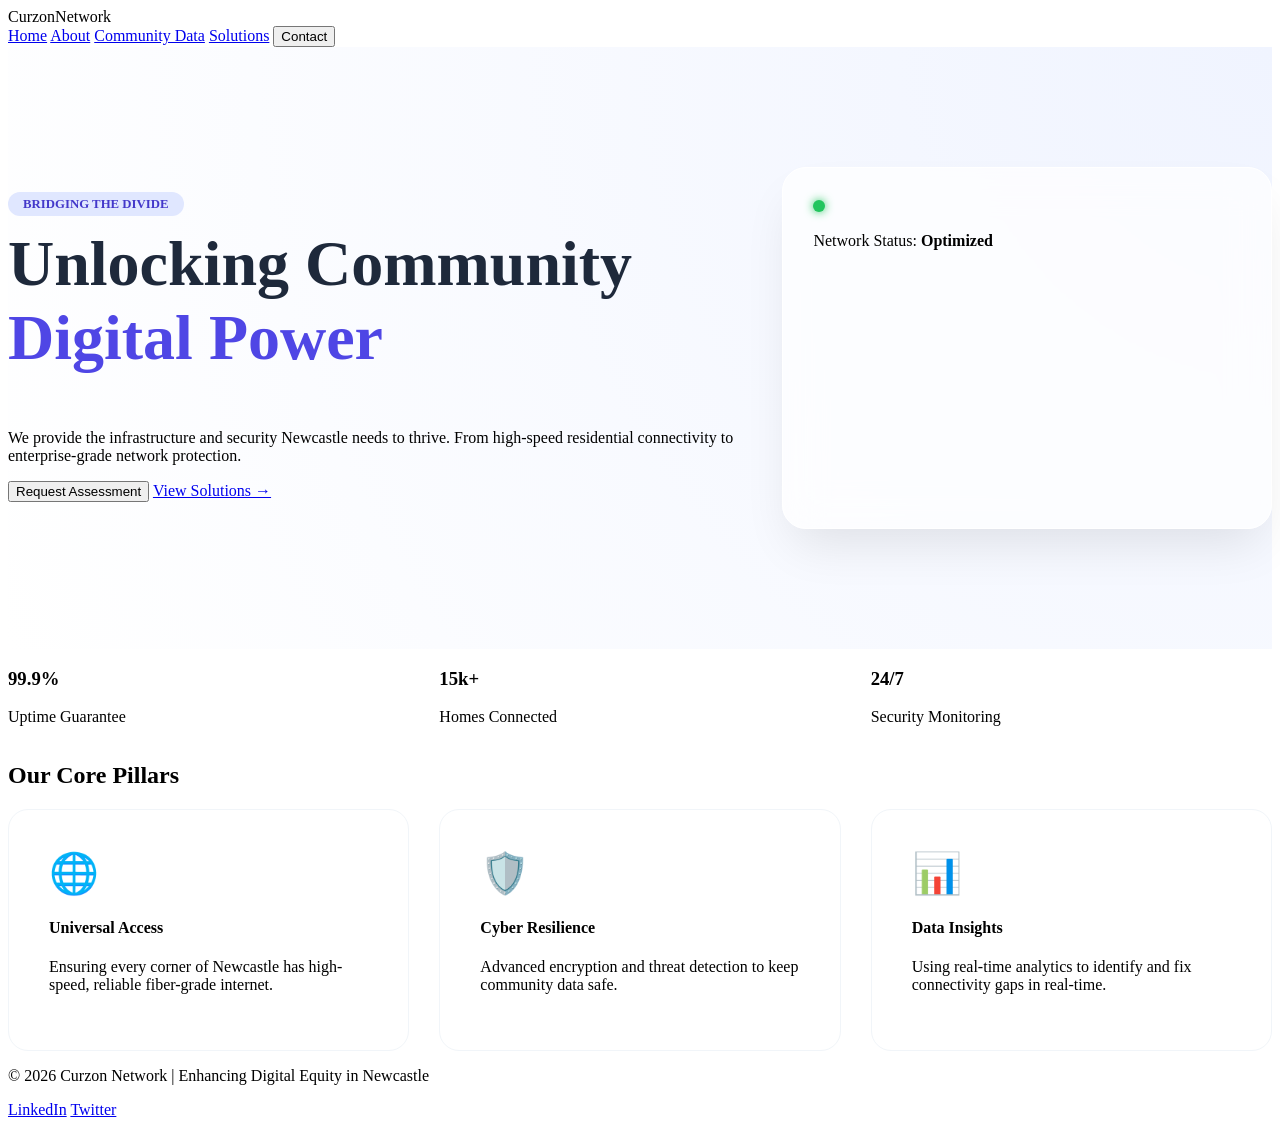
<file: index.html>
<!DOCTYPE html>
<html lang="en">
<head>
    <meta charset="UTF-8">
    <meta name="viewport" content="width=device-width, initial-scale=1.0">
    <title>Curzon Network | Digital Equity for Newcastle</title>
    <link href="https://fonts.googleapis.com/css2?family=Inter:wght@300;400;600;800&display=swap" rel="stylesheet">
    <link rel="stylesheet" href="css/style.css">
</head>
<body>

<header>
    <div class="container nav-flex">
        <div class="logo">Curzon<span>Network</span></div>
        <nav>
            <a href="index.html" class="active">Home</a>
            <a href="about.html">About</a>
            <a href="data.html">Community Data</a>
            <a href="solution.html">Solutions</a>
            <button class="btn-sm" onclick="showMessage()">Contact</button>
        </nav>
    </div>
</header>

<main>
    <section class="hero-modern">
        <div class="container grid-2">
            <div class="hero-content">
                <span class="badge">Bridging the Divide</span>
                <h1>Unlocking Community <span>Digital Power</span></h1>
                <p>We provide the infrastructure and security Newcastle needs to thrive. From high-speed residential connectivity to enterprise-grade network protection.</p>
                <div class="cta-group">
                    <button class="btn-primary" onclick="showMessage()">Request Assessment</button>
                    <a href="solution.html" class="btn-secondary">View Solutions →</a>
                </div>
            </div>
            <div class="hero-visual">
                <div class="glass-card">
                    <div class="status-dot"></div>
                    <p>Network Status: <strong>Optimized</strong></p>
                    <div class="mini-graph"></div>
                </div>
            </div>
        </div>
    </section>

    <section class="stats">
        <div class="container grid-3">
            <div class="stat-item">
                <h3>99.9%</h3>
                <p>Uptime Guarantee</p>
            </div>
            <div class="stat-item">
                <h3>15k+</h3>
                <p>Homes Connected</p>
            </div>
            <div class="stat-item">
                <h3>24/7</h3>
                <p>Security Monitoring</p>
            </div>
        </div>
    </section>

    <section class="features">
        <div class="container">
            <h2 class="section-title">Our Core Pillars</h2>
            <div class="grid-3">
                <div class="card">
                    <div class="icon">🌐</div>
                    <h4>Universal Access</h4>
                    <p>Ensuring every corner of Newcastle has high-speed, reliable fiber-grade internet.</p>
                </div>
                <div class="card">
                    <div class="icon">🛡️</div>
                    <h4>Cyber Resilience</h4>
                    <p>Advanced encryption and threat detection to keep community data safe.</p>
                </div>
                <div class="card">
                    <div class="icon">📊</div>
                    <h4>Data Insights</h4>
                    <p>Using real-time analytics to identify and fix connectivity gaps in real-time.</p>
                </div>
            </div>
        </div>
    </section>
</main>

<footer>
    <div class="container">
        <div class="footer-content">
            <p>&copy; 2026 Curzon Network | Enhancing Digital Equity in Newcastle</p>
            <div class="social-links">
                <a href="#">LinkedIn</a>
                <a href="#">Twitter</a>
            </div>
        </div>
    </div>
</footer>

<script src="js/script.js"></script>
</body>
</html>
</file>
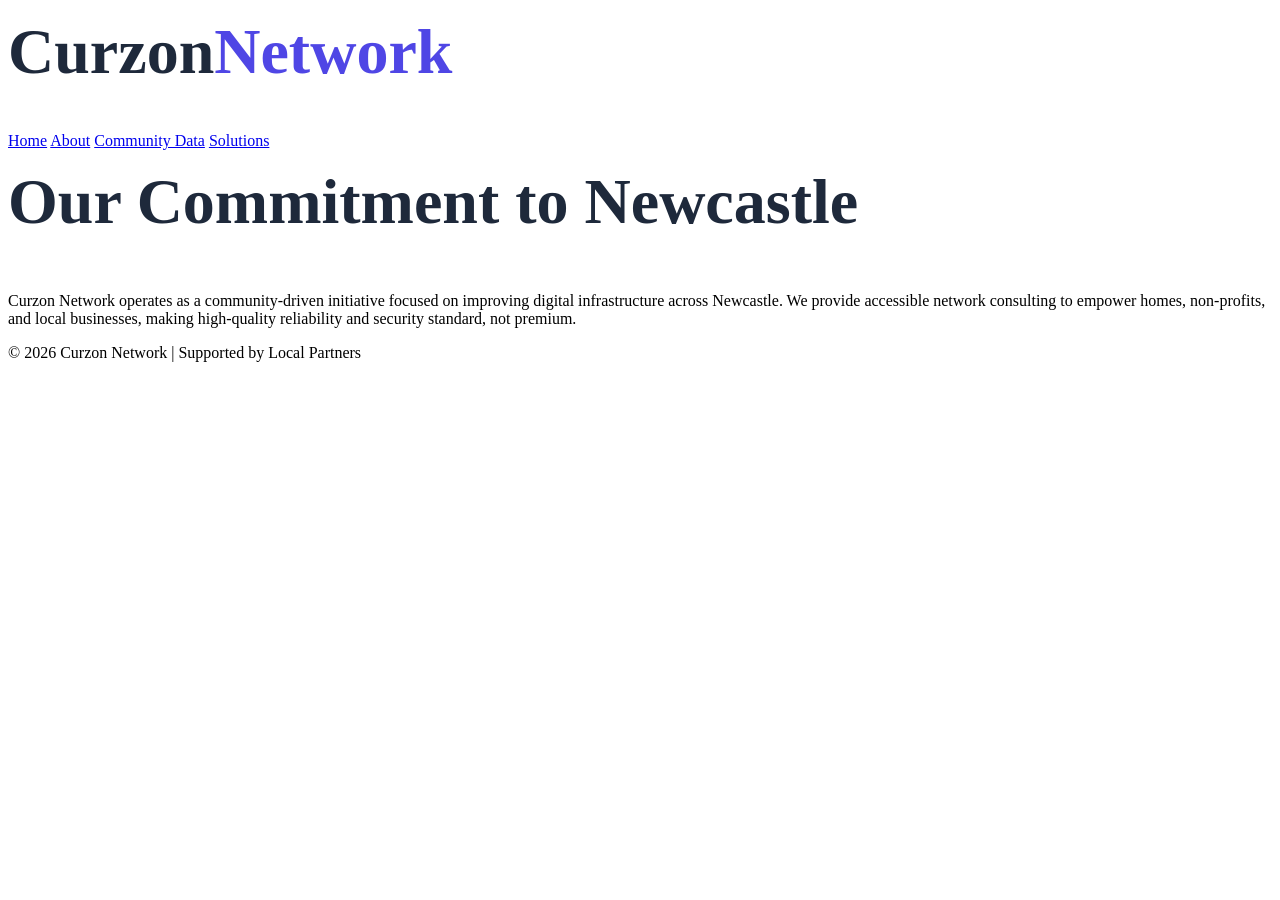
<file: about.html>
<!DOCTYPE html>
<html lang="en">
<head>
    <meta charset="UTF-8">
    <title>About Us | Curzon Network</title>
    <link rel="stylesheet" href="css/style.css">
</head>
<body>

<header>
    <div class="container">
        <h1>Curzon<span>Network</span></h1>
        <nav>
            <a href="index.html">Home</a>
            <a href="about.html" class="active">About</a>
            <a href="data.html">Community Data</a>
            <a href="solution.html">Solutions</a>
        </nav>
    </div>
</header>

<section class="main-content">
    <div class="container">
        <h1>Our Commitment to Newcastle</h1>
        <p>Curzon Network operates as a community-driven initiative focused on improving digital infrastructure across Newcastle. We provide accessible network consulting to empower homes, non-profits, and local businesses, making high-quality reliability and security standard, not premium.</p>
    </div>
</section>

<footer>
    <div class="container">
        <p>&copy; 2026 Curzon Network | Supported by Local Partners</p>
    </div>
</footer>

</body>
</html>
</file>
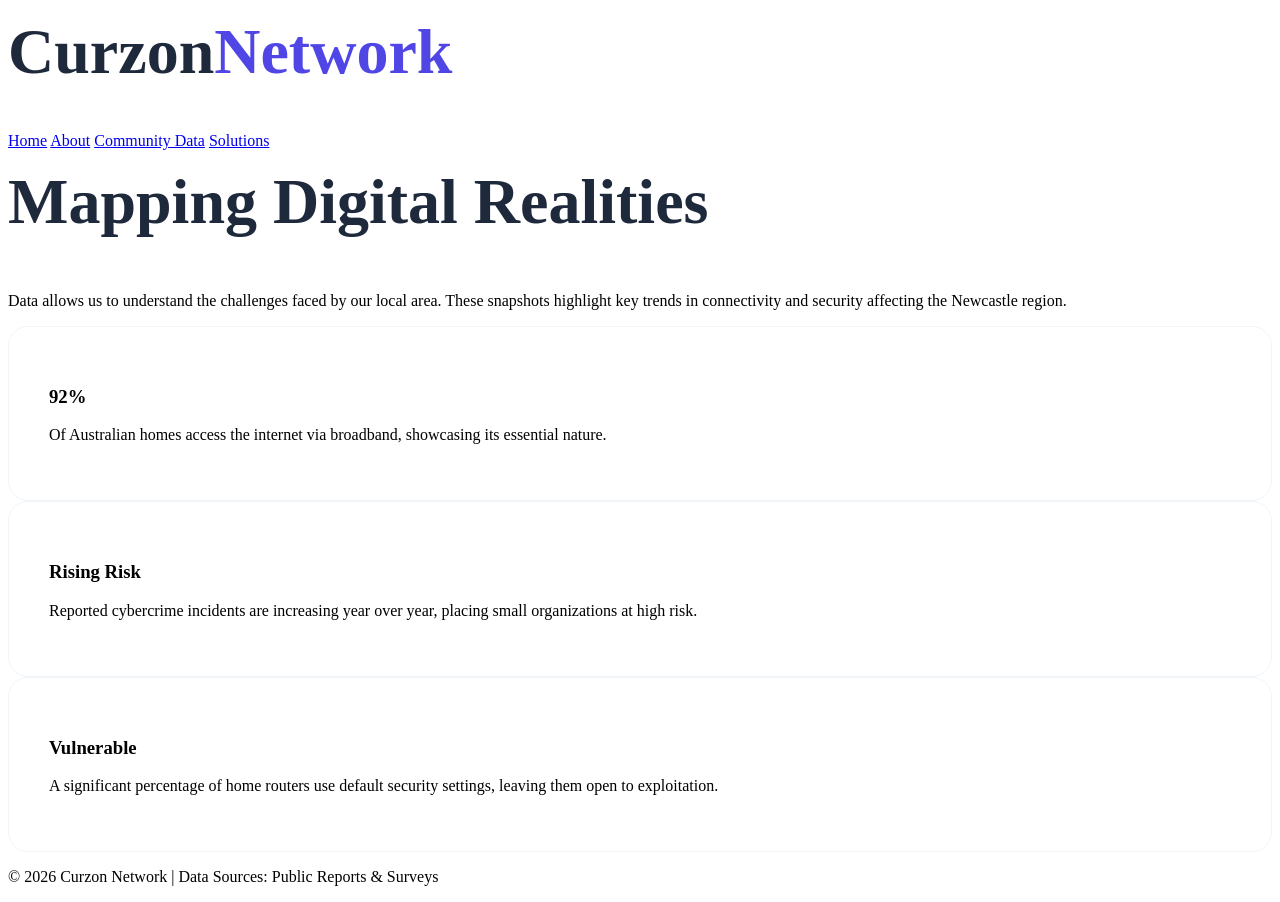
<file: data.html>
<!DOCTYPE html>
<html lang="en">
<head>
    <meta charset="UTF-8">
    <title>Community Data | Curzon Network</title>
    <link rel="stylesheet" href="css/style.css">
</head>
<body>

<header>
    <div class="container">
        <h1>Curzon<span>Network</span></h1>
        <nav>
            <a href="index.html">Home</a>
            <a href="about.html">About</a>
            <a href="data.html" class="active">Community Data</a>
            <a href="solution.html">Solutions</a>
        </nav>
    </div>
</header>

<section class="main-content">
    <div class="container">
        <h1>Mapping Digital Realities</h1>
        <p>Data allows us to understand the challenges faced by our local area. These snapshots highlight key trends in connectivity and security affecting the Newcastle region.</p>

        <div class="data-grid">
            <div class="card">
                <h3>92%</h3>
                <p>Of Australian homes access the internet via broadband, showcasing its essential nature.</p>
            </div>
            <div class="card">
                <h3>Rising Risk</h3>
                <p>Reported cybercrime incidents are increasing year over year, placing small organizations at high risk.</p>
            </div>
            <div class="card">
                <h3>Vulnerable</h3>
                <p>A significant percentage of home routers use default security settings, leaving them open to exploitation.</p>
            </div>
        </div>
    </div>
</section>

<footer>
    <div class="container">
        <p>&copy; 2026 Curzon Network | Data Sources: Public Reports & Surveys</p>
    </div>
</footer>

</body>
</html>
</file>
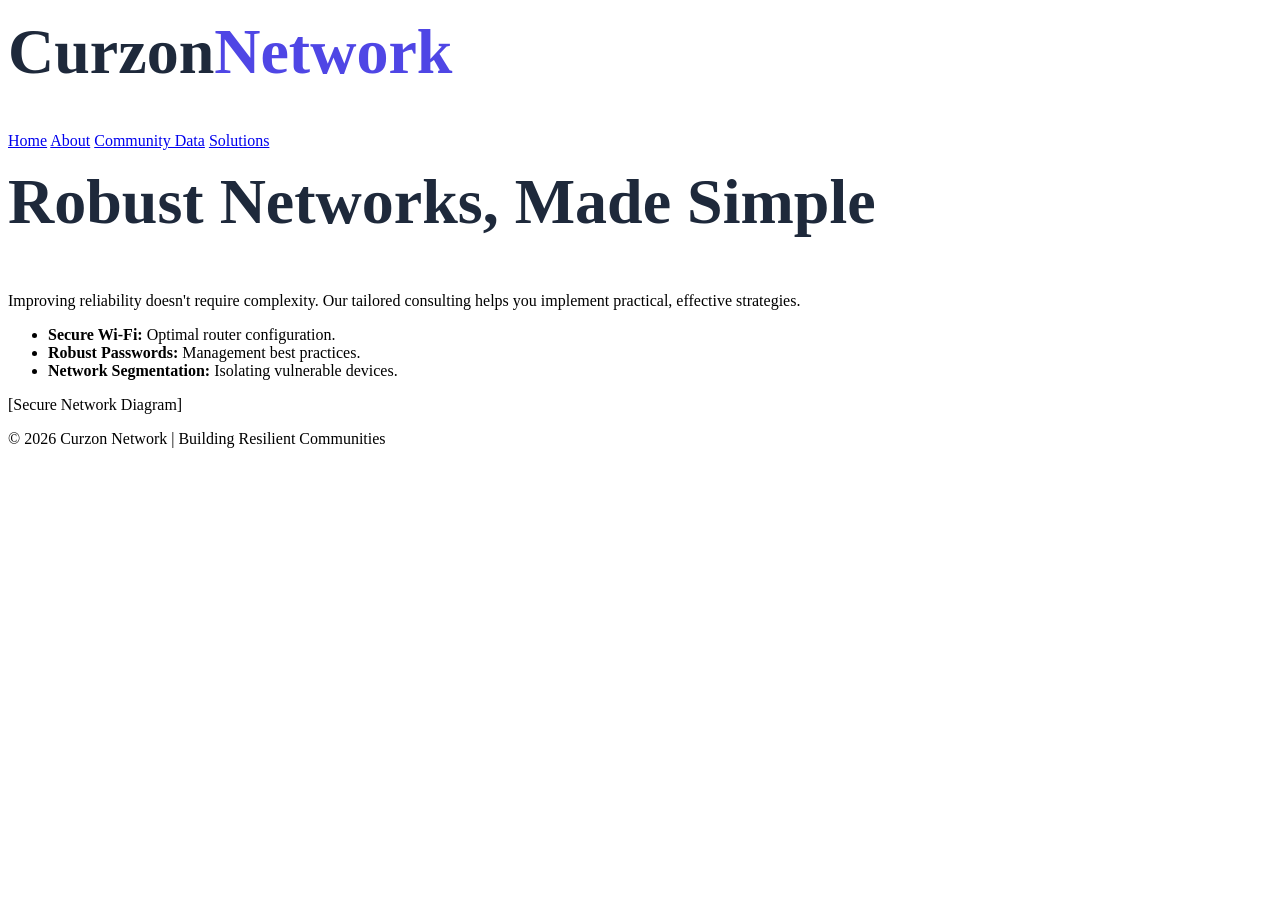
<file: solution.html>
<!DOCTYPE html>
<html lang="en">
<head>
    <meta charset="UTF-8">
    <title>Solutions | Curzon Network</title>
    <link rel="stylesheet" href="css/style.css">
</head>
<body>

<header>
    <div class="container">
        <h1>Curzon<span>Network</span></h1>
        <nav>
            <a href="index.html">Home</a>
            <a href="about.html">About</a>
            <a href="data.html">Community Data</a>
            <a href="solution.html" class="active">Solutions</a>
        </nav>
    </div>
</header>

<section class="main-content">
    <div class="container">
        <h1>Robust Networks, Made Simple</h1>
        
        <div class="solutions-content">
            <div class="solutions-text">
                <p>Improving reliability doesn't require complexity. Our tailored consulting helps you implement practical, effective strategies.</p>
                <ul>
                    <li><strong>Secure Wi-Fi:</strong> Optimal router configuration.</li>
                    <li><strong>Robust Passwords:</strong> Management best practices.</li>
                    <li><strong>Network Segmentation:</strong> Isolating vulnerable devices.</li>
                </ul>
            </div>
            <div class="solutions-image">
                [Secure Network Diagram]
            </div>
        </div>
    </div>
</section>

<footer>
    <div class="container">
        <p>&copy; 2026 Curzon Network | Building Resilient Communities</p>
    </div>
</footer>

</body>
</html>
</file>
<file: css/style.css>
/* Layout Utilities */
.grid-2 { display: grid; grid-template-columns: 1.2fr 0.8fr; gap: 40px; align-items: center; }
.grid-3 { display: grid; grid-template-columns: repeat(3, 1fr); gap: 30px; }

/* Modern Hero */
.hero-modern {
    padding: 120px 0;
    background: radial-gradient(circle at top right, #f0f4ff, #ffffff);
}

.badge {
    background: #e0e7ff;
    color: #4338ca;
    padding: 5px 15px;
    border-radius: 20px;
    font-size: 0.8rem;
    font-weight: 600;
    text-transform: uppercase;
}

h1 { font-size: 4rem; margin-top: 15px; color: #1e293b; }
h1 span { color: #4f46e5; }

/* Visual Elements */
.glass-card {
    background: rgba(255, 255, 255, 0.7);
    backdrop-filter: blur(20px);
    border: 1px solid white;
    padding: 30px;
    border-radius: 24px;
    box-shadow: 0 25px 50px -12px rgba(0,0,0,0.1);
    height: 300px;
    position: relative;
}

.status-dot {
    width: 12px; height: 12px; background: #22c55e; border-radius: 50%;
    display: inline-block; margin-right: 8px;
    box-shadow: 0 0 10px #22c55e;
}

/* Feature Cards */
.card {
    background: white;
    padding: 40px;
    border-radius: 20px;
    transition: 0.3s;
    border: 1px solid #f1f5f9;
}

.card:hover { transform: translateY(-10px); box-shadow: 0 20px 25px -5px rgba(0,0,0,0.05); }

.icon { font-size: 2.5rem; margin-bottom: 20px; }
</file>
